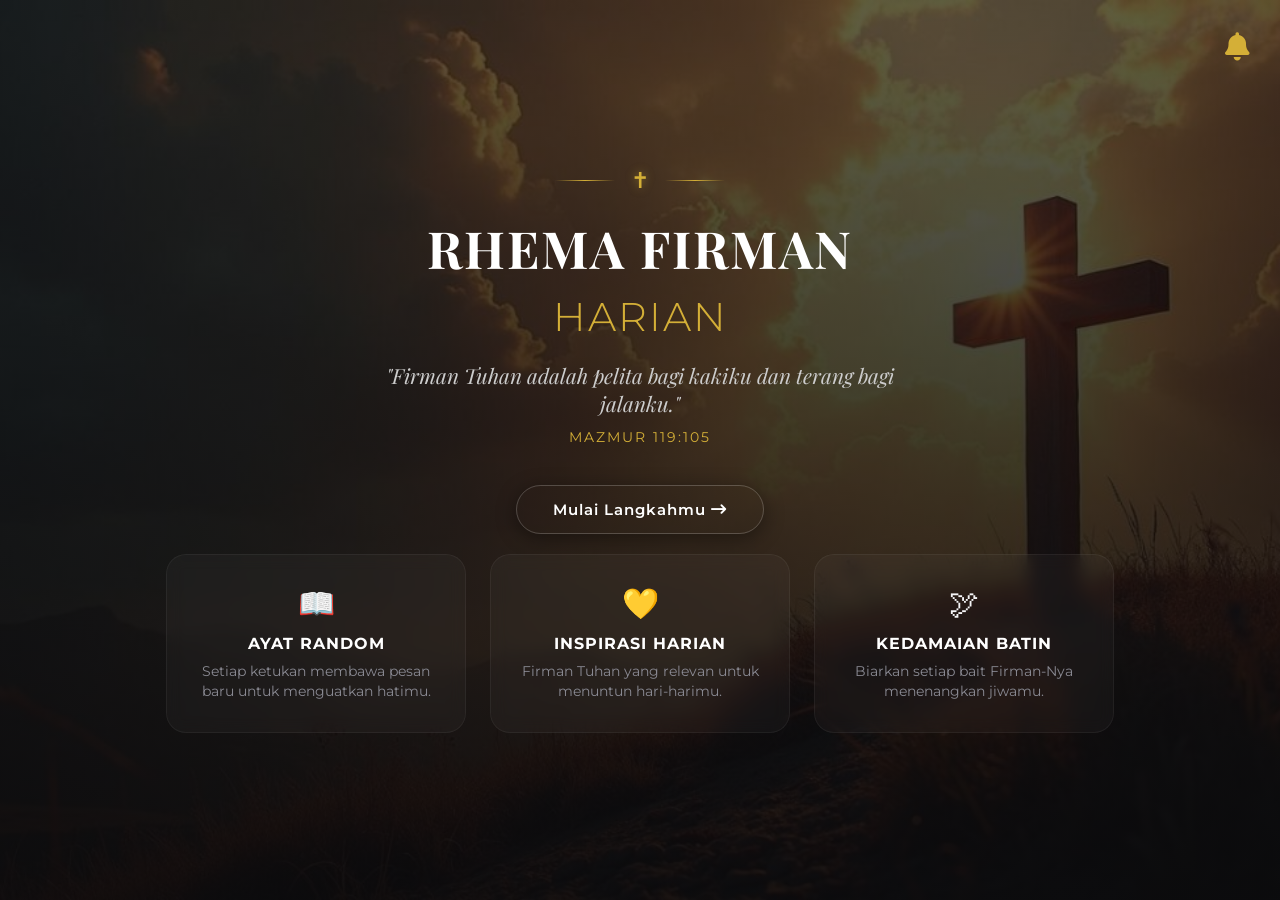
<file: index.html>
<!DOCTYPE html>
<html lang="id">

<head>
    <meta charset="UTF-8">
    <meta name="viewport" content="width=device-width, initial-scale=1.0">
    <title>Ayat Firman Harian</title>
    <link href="https://fonts.googleapis.com/css2?family=Montserrat:wght@300;400;600&family=Playfair+Display:ital,wght@0,600;1,400&display=swap" rel="stylesheet">
    <link rel="stylesheet" href="https://cdnjs.cloudflare.com/ajax/libs/font-awesome/6.4.0/css/all.min.css">
    <style>
        * { margin: 0; padding: 0; box-sizing: border-box; }
        body { font-family: 'Montserrat', sans-serif; background: #0a0a0c; color: #f5f5f7; overflow-x: hidden; }
        .hero { 
            background: url('bg.jpg.jpg') no-repeat center center/cover fixed; 
            min-height: 100vh; 
            display: flex; 
            justify-content: center; 
            align-items: center; 
        }
        .overlay { 
            background: linear-gradient(to bottom, rgba(10, 10, 12, 0.65), rgba(10, 10, 12, 0.92)); 
            width: 100%; min-height: 100vh; display: flex; flex-direction: column; 
            justify-content: center; align-items: center; padding: 80px 24px; text-align: center;
        }
        .animate-fade-in { animation: fadeInUp 1s cubic-bezier(0.21, 0.6, 0.35, 1) forwards; }
        @keyframes fadeInUp {
            from { opacity: 0; transform: translateY(25px); }
            to { opacity: 1; transform: translateY(0); }
        }
        .top-icon-modern { display: flex; align-items: center; gap: 16px; margin-bottom: 24px; }
        .top-icon-modern .gold-line { width: 60px; height: 1px; background: linear-gradient(90deg, transparent, #d4af37, transparent); }
        .top-icon-modern .icon-cross { font-size: 22px; color: #d4af37; text-shadow: 0 0 10px rgba(212, 175, 55, 0.5); }
        .premium-title { font-family: 'Playfair Display', serif; font-size: 3.2rem; color: #ffffff; letter-spacing: 2px; line-height: 1.2; margin-bottom: 20px; }
        .premium-title .light-text { font-weight: 300; font-family: 'Montserrat', sans-serif; font-size: 2.5rem; color: #d4af37; }
        .breathing-title { animation: breathe 4s ease-in-out infinite alternate; }
        @keyframes breathe {
            0% { text-shadow: 0 0 10px rgba(255,255,255,0.1); letter-spacing: 2px; }
            100% { text-shadow: 0 0 25px rgba(212, 175, 55, 0.35); letter-spacing: 3px; }
        }
        .ayat-modern { font-family: 'Playfair Display', serif; font-style: italic; font-size: 1.3rem; color: #cccccc; max-width: 550px; margin-bottom: 12px; }
        .mazmur-modern { font-size: 0.85rem; text-transform: uppercase; letter-spacing: 2px; color: #d4af37; margin-bottom: 40px; }
        .btn-premium { 
            display: inline-block; background: transparent; color: #ffffff; text-decoration: none; 
            padding: 14px 36px; font-size: 0.95rem; border-radius: 40px; font-weight: 600; letter-spacing: 1px;
            border: 1px solid rgba(255, 255, 255, 0.2); box-shadow: 0 4px 20px rgba(0,0,0,0.4); transition: all 0.4s cubic-bezier(0.16, 1, 0.3, 1);
        }
        .btn-premium:hover { background: #ffffff; color: #0a0a0c; transform: translateY(-2px); box-shadow: 0 0 20px rgba(214, 175, 55, 0.4); border-color: #d4af37; }
        .btn-top-right-modern { position: fixed; top: 30px; right: 30px; color: #d4af37; font-size: 28px; z-index: 100; animation: swingBell 4s ease-in-out infinite; }
        @keyframes swingBell { 0%, 100% { transform: rotate(0); } 5% { transform: rotate(15deg); } 10% { transform: rotate(-15deg); } 15% { transform: rotate(10deg); } 20% { transform: rotate(-10deg); } 25% { transform: rotate(0); } }
        .fitur-modern { display: flex; justify-content: center; gap: 24px; max-width: 1100px; width: 100%; margin-top: 20px; flex-wrap: wrap; }
        .box-modern { background: rgba(255, 255, 255, 0.03); border: 1px solid rgba(255, 255, 255, 0.05); backdrop-filter: blur(8px); padding: 30px 24px; width: 300px; border-radius: 20px; text-align: center; transition: 0.3s; }
        .box-modern:hover { transform: translateY(-5px); background: rgba(255, 255, 255, 0.06); border-color: rgba(212, 175, 55, 0.3); }
        .box-icon { font-size: 30px; margin-bottom: 12px; }
        .box-modern h3 { font-size: 1rem; letter-spacing: 1px; color: #ffffff; margin-bottom: 8px; }
        .box-modern p { font-size: 0.85rem; color: #8a8a93; line-height: 1.5; }
        @media screen and (max-width: 600px) { .premium-title { font-size: 2.2rem; } .premium-title .light-text { font-size: 1.8rem; } .box-modern { width: 100%; } }
    </style>
</head>

<body>
    <section class="hero">
        <div class="overlay animate-fade-in">
            <a href="pemberitahuan.html" class="btn-top-right-modern" title="Jadwal Komunitas">
                <i class="fa-solid fa-bell"></i>
            </a>
            <div class="top-icon-modern">
                <span class="gold-line"></span>
                <span class="icon-cross">✝</span>
                <span class="gold-line"></span>
            </div>
            <h1 class="premium-title breathing-title">RHEMA FIRMAN<br><span class="light-text">HARIAN</span></h1>
            <p class="ayat-modern">"Firman Tuhan adalah pelita bagi kakiku dan terang bagi jalanku."</p>
            <div class="mazmur-modern">Mazmur 119:105</div>

            <div class="action-buttons-home">
                <a href="mood.html" class="btn-premium">Mulai Langkahmu <i class="fa-solid fa-arrow-right-long"></i></a>
            </div>

            <div class="fitur-modern">
                <div class="box-modern">
                    <div class="box-icon">📖</div>
                    <h3>AYAT RANDOM</h3>
                    <p>Setiap ketukan membawa pesan baru untuk menguatkan hatimu.</p>
                </div>
                <div class="box-modern">
                    <div class="box-icon">💛</div>
                    <h3>INSPIRASI HARIAN</h3>
                    <p>Firman Tuhan yang relevan untuk menuntun hari-harimu.</p>
                </div>
                <div class="box-modern">
                    <div class="box-icon">🕊</div>
                    <h3>KEDAMAIAN BATIN</h3>
                    <p>Biarkan setiap bait Firman-Nya menenangkan jiwamu.</p>
                </div>
            </div>
        </div>
    </section>
</body>

</html>
</file>
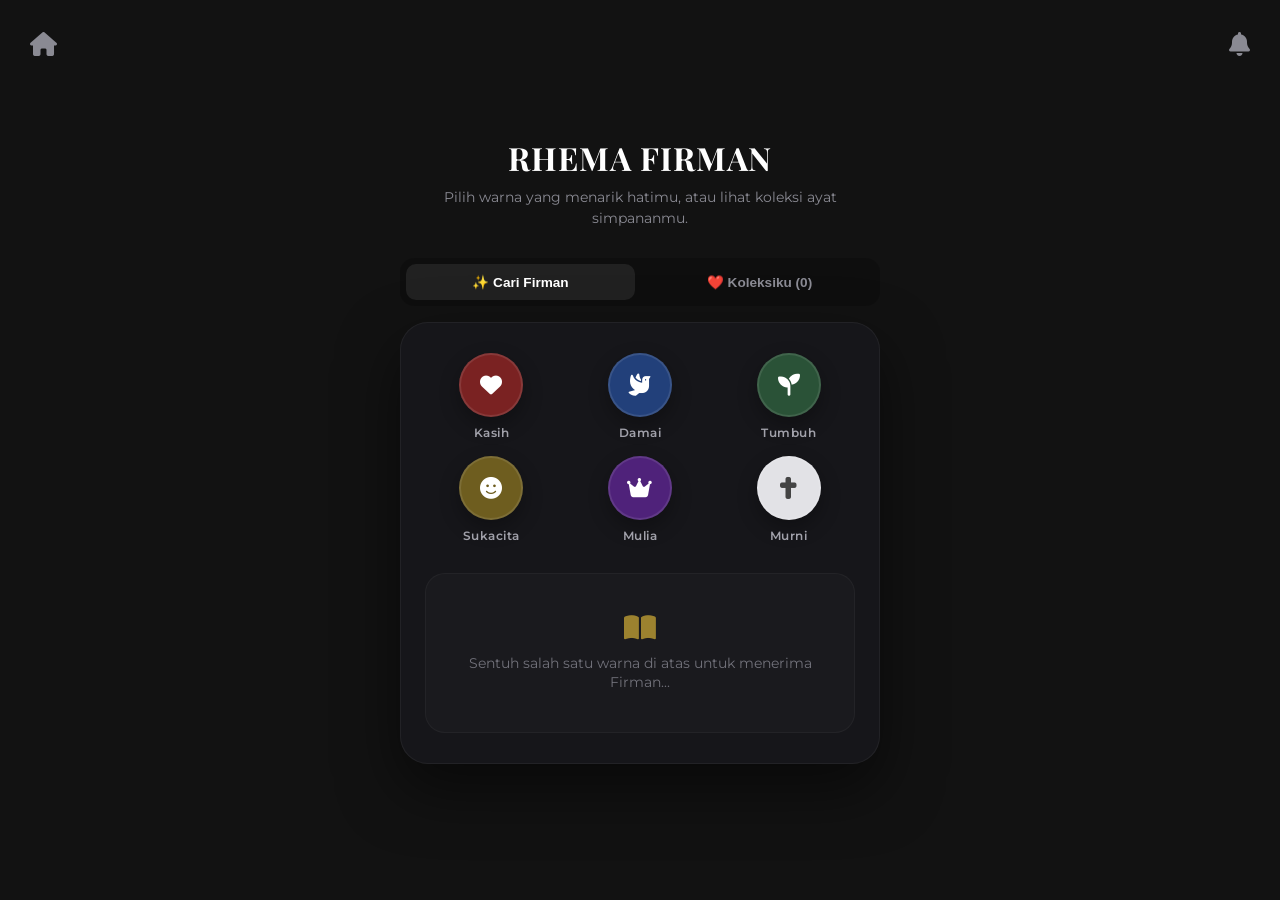
<file: home.html>
<!DOCTYPE html>
<html lang="id">

<head>
    <meta charset="UTF-8">
    <meta name="viewport" content="width=device-width, initial-scale=1.0">
    <title>Ayat Firman Harian</title>
    <link href="https://fonts.googleapis.com/css2?family=Montserrat:wght@300;400;600&family=Playfair+Display:ital,wght@0,600;1,400&display=swap" rel="stylesheet">
    <link rel="stylesheet" href="https://cdnjs.cloudflare.com/ajax/libs/font-awesome/6.4.0/css/all.min.css">
    <style>
        * { margin: 0; padding: 0; box-sizing: border-box; }
        body { font-family: 'Montserrat', sans-serif; background-color: #121212; min-height: 100vh; display: flex; justify-content: center; align-items: center; padding: 24px; transition: background-color 0.8s ease; }
        .container { width: 100%; max-width: 480px; }
        .header-section-modern h1 { font-family: 'Playfair Display', serif; font-size: 2rem; color: #ffffff; margin-bottom: 8px; letter-spacing: 1px; text-align: center; }
        .header-section-modern .subtitle-modern { color: #8a8a93; font-size: 0.9rem; margin-bottom: 30px; line-height: 1.4; text-align: center; }
        .main-card-modern { background: rgba(24, 24, 28, 0.95); border: 1px solid rgba(255,255,255,0.05); border-radius: 28px; padding: 30px 24px; box-shadow: 0 25px 60px rgba(0, 0, 0, 0.5); transition: box-shadow 0.8s ease, border-color 0.8s ease; }
        .warna-wrapper-modern { display: grid; grid-template-columns: repeat(3, 1fr); gap: 16px; margin-bottom: 30px; }
        .warna-item-modern { cursor: pointer; display: flex; flex-direction: column; align-items: center; transition: 0.3s; }
        .warna-item-modern:hover { transform: translateY(-4px); }
        .lingkaran { width: 64px; height: 64px; border-radius: 50%; display: flex; justify-content: center; align-items: center; font-size: 22px; color: #fff; margin-bottom: 8px; border: 2px solid rgba(255,255,255,0.1); box-shadow: 0 8px 20px rgba(0,0,0,0.3); }
        .bg-merah-premium { background: #7a2222; }
        .bg-biru-premium { background: #22407a; }
        .bg-hijau-premium { background: #2a5237; }
        .bg-kuning-premium { background: #6e5d1f; }
        .bg-ungu-premium { background: #4f227a; }
        .bg-putih-premium { background: #e2e2e6; color: #444; }
        .teks-judul-modern { font-size: 0.75rem; color: #a1a1aa; font-weight: 600; letter-spacing: 0.5px; }
        .box-ayat-modern { background: rgba(255,255,255,0.02); border: 1px solid rgba(255,255,255,0.04); border-radius: 20px; padding: 30px 20px; min-height: 160px; display: flex; flex-direction: column; justify-content: center; text-align: center; transition: opacity 0.4s ease, transform 0.4s cubic-bezier(0.175, 0.885, 0.32, 1.275); }
        .ornament-book-modern { font-size: 28px; color: #d4af37; margin-bottom: 12px; opacity: 0.7; }
        .teks-kosong-modern { font-size: 0.85rem; color: #71717a; line-height: 1.4; text-align: center; }
        #judulAyat { font-size: 1.1rem; letter-spacing: 2px; color: #d4af37; margin-bottom: 12px; }
        .bookmark-container { display: flex; justify-content: space-between; align-items: center; margin-bottom: 12px; }
        .btn-bookmark { background: transparent; border: none; font-size: 22px; color: #8a8a93; cursor: pointer; transition: transform 0.2s ease; padding: 4px; }
        .btn-bookmark:hover { transform: scale(1.2); }
        .quote-mark-modern { font-family: 'Playfair Display', serif; font-size: 2.5rem; color: rgba(255,255,255,0.1); line-height: 0; margin-bottom: -10px; }
        #teksAyat { font-family: 'Playfair Display', serif; font-style: italic; font-size: 1.15rem; color: #e4e4e7; line-height: 1.6; }
        .action-buttons-modern { display: flex; gap: 10px; margin-top: 24px; }
        .btn-action-premium { flex: 1; padding: 12px; border-radius: 20px; border: none; font-weight: 600; font-size: 0.85rem; cursor: pointer; transition: 0.2s; letter-spacing: 0.5px; text-align: center; }
        .btn-action-premium.primary { background: #ffffff; color: #121212; }
        .btn-action-premium.primary:hover { background: #d4af37; }
        .btn-action-premium.secondary { background: transparent; color: #ef4444; border: 1px solid rgba(239, 68, 68, 0.2); }
        .btn-action-premium.secondary:hover { background: rgba(239, 68, 68, 0.1); }
        .tab-navigation { display: flex; gap: 10px; margin-bottom: 16px; background: rgba(0,0,0,0.2); padding: 6px; border-radius: 14px; }
        .tab-btn { flex: 1; padding: 10px; border: none; border-radius: 10px; background: transparent; color: #8a8a93; font-weight: 600; font-size: 0.85rem; cursor: pointer; transition: 0.3s; }
        .tab-btn.active { background: rgba(255,255,255,0.08); color: #ffffff; }
        .fav-list-container { max-height: 350px; overflow-y: auto; display: flex; flex-direction: column; gap: 12px; padding-right: 4px; }
        .fav-item { background: rgba(255,255,255,0.02); border: 1px solid rgba(255,255,255,0.04); padding: 16px; border-radius: 14px; text-align: left; display: flex; justify-content: space-between; align-items: center; gap: 12px; }
        .fav-item h5 { font-size: 0.9rem; color: #d4af37; margin-bottom: 4px; letter-spacing: 0.5px; }
        .fav-item p { font-family: 'Playfair Display', serif; font-style: italic; font-size: 0.95rem; color: #d4d4d8; line-height: 1.4; }
        .btn-del-fav { background: transparent; border: none; color: #ef4444; opacity: 0.6; cursor: pointer; transition: 0.2s; font-size: 14px; }
        .btn-del-fav:hover { opacity: 1; transform: scale(1.1); }
        .btn-back-home { position: fixed; top: 30px; left: 30px; color: #8a8a93; font-size: 24px; transition: 0.3s; }
        .btn-back-home:hover { color: #fff; }
        .btn-top-right-modern { position: fixed; top: 30px; right: 30px; color: #8a8a93; font-size: 24px; transition: 0.3s; }
        .btn-top-right-modern:hover { color: #d4af37; }
        .animate-fade-in { animation: fadeInUp 0.8s ease-out; }
        @media screen and (max-width: 600px) { .warna-wrapper-modern { gap: 10px; } .lingkaran { width: 56px; height: 56px; font-size: 18px; } .action-buttons-modern { flex-direction: column; } }
    </style>
</head>

<body id="dynamicBody">

    <a href="index.html" class="btn-back-home" title="Kembali ke Utama"><i class="fa-solid fa-house"></i></a>
    <a href="pemberitahuan.html" class="btn-top-right-modern" title="Jadwal Komunitas"><i class="fa-solid fa-bell"></i></a>

    <div class="container animate-fade-in">
        <div class="header-section-modern">
            <h1>RHEMA FIRMAN</h1>
            <p class="subtitle-modern">Pilih warna yang menarik hatimu, atau lihat koleksi ayat simpananmu.</p>
        </div>

        <div class="tab-navigation">
            <button id="tabUtama" class="tab-btn active" onclick="gantiTab('utama')">✨ Cari Firman</button>
            <button id="tabFavorit" class="tab-btn" onclick="gantiTab('favorit')">❤️ Koleksiku (<span id="favCount">0</span>)</button>
        </div>

        <div class="main-card-modern" id="panelUtama">
            <div class="warna-wrapper-modern">
                <div class="warna-item-modern" onclick="ambilAyat('merah', '#4a1515', 'rgba(219, 68, 55, 0.2)')">
                    <div class="lingkaran bg-merah-premium"><i class="fas fa-heart"></i></div>
                    <div class="teks-judul-modern">Kasih</div>
                </div>
                <div class="warna-item-modern" onclick="ambilAyat('biru', '#152b4a', 'rgba(66, 133, 244, 0.2)')">
                    <div class="lingkaran bg-biru-premium"><i class="fas fa-dove"></i></div>
                    <div class="teks-judul-modern">Damai</div>
                </div>
                <div class="warna-item-modern" onclick="ambilAyat('hijau', '#1c3a27', 'rgba(104, 159, 56, 0.2)')">
                    <div class="lingkaran bg-hijau-premium"><i class="fas fa-seedling"></i></div>
                    <div class="teks-judul-modern">Tumbuh</div>
                </div>
                <div class="warna-item-modern" onclick="ambilAyat('kuning', '#4a3f15', 'rgba(244, 180, 0, 0.15)')">
                    <div class="lingkaran bg-kuning-premium"><i class="fas fa-smile"></i></div>
                    <div class="teks-judul-modern">Sukacita</div>
                </div>
                <div class="warna-item-modern" onclick="ambilAyat('ungu', '#33154a', 'rgba(142, 36, 170, 0.2)')">
                    <div class="lingkaran bg-ungu-premium"><i class="fas fa-crown"></i></div>
                    <div class="teks-judul-modern">Mulia</div>
                </div>
                <div class="warna-item-modern" onclick="ambilAyat('putih', '#2b2b2b', 'rgba(255, 255, 255, 0.1)')">
                    <div class="lingkaran bg-putih-premium"><i class="fas fa-cross"></i></div>
                    <div class="teks-judul-modern">Murni</div>
                </div>
            </div>

            <div class="box-ayat-modern" id="boxAyat">
                <div id="tampilanKosong">
                    <i class="fas fa-book-open ornament-book-modern"></i>
                    <p class="teks-kosong-modern">Sentuh salah satu warna di atas untuk menerima Firman...</p>
                </div>

                <div id="tampilanIsi" style="display: none;">
                    <div class="bookmark-container">
                        <h2 id="judulAyat">YOHANES 3:16</h2>
                        <button onclick="toggleBookmark()" class="btn-bookmark" id="btnBookmark" title="Simpan Ayat">
                            <i class="far fa-heart"></i>
                        </button>
                    </div>
                    <div class="quote-mark-modern">“</div>
                    <p id="teksAyat">Karena begitu besar kasih Allah akan dunia ini...</p>

                    <div class="action-buttons-modern">
                        <button onclick="ambilAyatLagi()" class="btn-action-premium primary"><i class="fas fa-sync-alt"></i> Ayat Lain</button>
                        <button onclick="bagikanAyat()" class="btn-action-premium primary" style="background: #25D366; color: white;"><i class="fab fa-whatsapp"></i> Bagikan</button>
                        <button onclick="hapusAyat()" class="btn-action-premium secondary"><i class="fas fa-trash"></i> Bersihkan</button>
                    </div>
                </div>
            </div>
        </div>

        <div class="main-card-modern" id="panelFavorit" style="display: none;">
            <div id="daftarFavoritKosong" class="teks-kosong-modern" style="padding: 40px 0;">
                <i class="fas fa-heart-broken" style="font-size: 30px; margin-bottom: 10px; opacity: 0.5;"></i>
                <p>Belum ada ayat yang kamu simpan. Sentuh ikon hati pada ayat yang kamu sukai!</p>
            </div>
            <div id="listAyatFavorit" class="fav-list-container"></div>
        </div>
    </div>

    <script>
        const databaseAyat = {
            "merah": [
                "YOHANES 3:16 - Karena begitu besar kasih Allah akan dunia ini, sehingga Ia telah mengaruniakan Anak-Nya yang tunggal.",
                "1 KORINTUS 13:4 - Kasih itu sabar; kasih itu murah hati; ia tidak cemburu. Ia tidak memegahkan diri dan tidak sombong."
            ],
            "biru": [
                "YOHANES 14:27 - Damai sejahtera Kutinggalkan bagimu. Damai sejahtera-Ku Kuberikan kepadamu.",
                "FILIPI 4:7 - Damai sejahtera Allah, yang melampaui segala akal, akan memelihara hati dan pikiranmu dalam Kristus Yesus."
            ],
            "hijau": [
                "MAZMUR 92:13 - Orang benar akan bertunas seperti pohon korma, akan tumbuh subur seperti pohon aras di Libanon.",
                "2 PETRUS 3:18 - Tetapi bertumbuhlah dalam kasih karunia dan dalam pengenalan akan Tuhan dan Juruselamat kita, Yesus Kristus."
            ],
            "kuning": [
                "MAZMUR 16:11 - Engkau memberitahukan kepadaku jalan kehidupan; di hadapan-Mu ada sukacita berlimpah-limpah.",
                "NEHEMIA 8:11 - Jangan bersusah hati, sebab sukacita karena TUHAN itulah perlindunganmu!"
            ],
            "ungu": [
                "YESAYA 60:1 - Bangkitlah, menjadi teranglah, sebab terangmu datang, dan kemuliaan TUHAN terbit atasmu.",
                "MAZMUR 8:6 - Namun Engkau telah membuatnya hampir sama seperti Allah, dan telah memahkotainya dengan kemuliaan dan hormat."
            ],
            "putih": [
                "1 YOHANES 1:9 - Jika kita mengaku dosa kita, maka Ia adalah setia dan adil, sehingga Ia akan mengampuni segala dosa kita.",
                "YESAYA 1:18 - Sekalipun dosamu merah seperti kirmizi, akan menjadi putih seperti salju."
            ]
        };

        let warnaAktif = ""; let ayatAktifTeksFull = "";

        window.onload = function() {
            updateBadgeFavorit();
            const autoWarna = sessionStorage.getItem('autoWarna');
            if (autoWarna) {
                sessionStorage.removeItem('autoWarna');
                const warnaConfig = {
                    'merah': { bg: '#4a1515', glow: 'rgba(219, 68, 55, 0.2)' },
                    'biru': { bg: '#152b4a', glow: 'rgba(66, 133, 244, 0.2)' },
                    'hijau': { bg: '#1c3a27', glow: 'rgba(104, 159, 56, 0.2)' },
                    'kuning': { bg: '#4a3f15', glow: 'rgba(244, 180, 0, 0.15)' },
                    'ungu': { bg: '#33154a', glow: 'rgba(142, 36, 170, 0.2)' },
                    'putih': { bg: '#2b2b2b', glow: 'rgba(255, 255, 255, 0.1)' }
                };
                if(warnaConfig[autoWarna]) { ambilAyat(autoWarna, warnaConfig[autoWarna].bg, warnaConfig[autoWarna].glow); }
            }
        };

        function ambilAyat(warna, hexColor, glowColor) {
            warnaAktif = warna;
            document.getElementById("dynamicBody").style.backgroundColor = hexColor;
            document.getElementById("panelUtama").style.boxShadow = `0 30px 70px ${glowColor}, 0 10px 30px rgba(0,0,0,0.5)`;
            document.getElementById("panelUtama").style.borderColor = glowColor;
            prosesAmbilAyat();
        }

        function ambilAyatLagi() { if (warnaAktif !== "") { prosesAmbilAyat(); } }

        function prosesAmbilAyat() {
            const box = document.getElementById("boxAyat");
            const tampilanKosong = document.getElementById("tampilanKosong");
            const tampilanIsi = document.getElementById("tampilanIsi");
            const judulAyat = document.getElementById("judulAyat");
            const teksAyat = document.getElementById("teksAyat");
            box.style.opacity = 0; box.style.transform = "scale(0.98) translateY(10px)";
            setTimeout(() => {
                const daftarAyat = databaseAyat[warnaAktif];
                if (daftarAyat && daftarAyat.length > 0) {
                    const ayatAcak = daftarAyat[Math.floor(Math.random() * daftarAyat.length)];
                    ayatAktifTeksFull = ayatAcak;
                    let parts = ayatAcak.split(' - ');
                    judulAyat.innerText = parts[0].toUpperCase();
                    teksAyat.innerText = parts.slice(1).join(' - ');
                    let favorites = JSON.parse(localStorage.getItem('ayatFavorites')) || [];
                    const icon = document.getElementById("btnBookmark").querySelector("i");
                    if (favorites.includes(ayatAktifTeksFull)) { icon.className = "fas fa-heart"; icon.style.color = "#ef4444"; } 
                    else { icon.className = "far fa-heart"; icon.style.color = "#8a8a93"; }
                    tampilanKosong.style.display = "none"; tampilanIsi.style.display = "block";
                }
                box.style.opacity = 1; box.style.transform = "scale(1) translateY(0)";
            }, 350);
        }

        function toggleBookmark() {
            let favorites = JSON.parse(localStorage.getItem('ayatFavorites')) || [];
            const icon = document.getElementById("btnBookmark").querySelector("i");
            if (favorites.includes(ayatAktifTeksFull)) { favorites = favorites.filter(item => item !== ayatAktifTeksFull); icon.className = "far fa-heart"; icon.style.color = "#8a8a93"; } 
            else { favorites.push(ayatAktifTeksFull); icon.className = "fas fa-heart"; icon.style.color = "#ef4444"; }
            localStorage.setItem('ayatFavorites', JSON.stringify(favorites)); updateBadgeFavorit(); tampilkanListFavorit();
        }

        function updateBadgeFavorit() { let favorites = JSON.parse(localStorage.getItem('ayatFavorites')) || []; document.getElementById("favCount").innerText = favorites.length; }

        function tampilkanListFavorit() {
            let favorites = JSON.parse(localStorage.getItem('ayatFavorites')) || [];
            const containerKosong = document.getElementById("daftarFavoritKosong");
            const listContainer = document.getElementById("listAyatFavorit");
            listContainer.innerHTML = "";
            if (favorites.length === 0) { containerKosong.style.display = "block"; } 
            else {
                containerKosong.style.display = "none";
                favorites.forEach((ayat, index) => {
                    let parts = ayat.split(' - ');
                    listContainer.innerHTML += `<div class="fav-item"><div><h5>${parts[0]}</h5><p>"${parts.slice(1).join(' - ')}"</p></div><button onclick="hapusFavoritSpesifik(${index})" class="btn-del-fav"><i class="fas fa-trash"></i></button></div>`;
                });
            }
        }

        function hapusFavoritSpesifik(index) {
            let favorites = JSON.parse(localStorage.getItem('ayatFavorites')) || []; favorites.splice(index, 1);
            localStorage.setItem('ayatFavorites', JSON.stringify(favorites)); updateBadgeFavorit(); tampilkanListFavorit();
            if(warnaAktif !== "") prosesAmbilAyat();
        }

        function bagikanAyat() {
            if (ayatAktifTeksFull === "") return;
            const teksPesan = encodeURIComponent(`*Rhema Firman Hari Ini* ✨\n\n${ayatAktifTeksFull}`);
            window.open(`https://api.whatsapp.com/send?text=${teksPesan}`, '_blank');
        }

        function gantiTab(target) {
            if (target === 'utama') { document.getElementById("panelUtama").style.display = "block"; document.getElementById("panelFavorit").style.display = "none"; document.getElementById("tabUtama").classList.add("active"); document.getElementById("tabFavorit").classList.remove("active"); } 
            else { document.getElementById("panelUtama").style.display = "none"; document.getElementById("panelFavorit").style.display = "block"; document.getElementById("tabUtama").classList.remove("active"); document.getElementById("tabFavorit").classList.add("active"); tampilkanListFavorit(); }
        }

        function hapusAyat() {
            const box = document.getElementById("boxAyat"); box.style.opacity = 0;
            setTimeout(() => {
                document.getElementById("tampilanIsi").style.display = "none"; document.getElementById("tampilanKosong").style.display = "block";
                document.getElementById("dynamicBody").style.backgroundColor = "#121212"; document.getElementById("panelUtama").style.boxShadow = "0 25px 60px rgba(0, 0, 0, 0.5)"; document.getElementById("panelUtama").style.borderColor = "rgba(255,255,255,0.05)";
                warnaAktif = ""; ayatAktifTeksFull = ""; box.style.opacity = 1;
            }, 350);
        }
    </script>
</body>
</html>
</file>
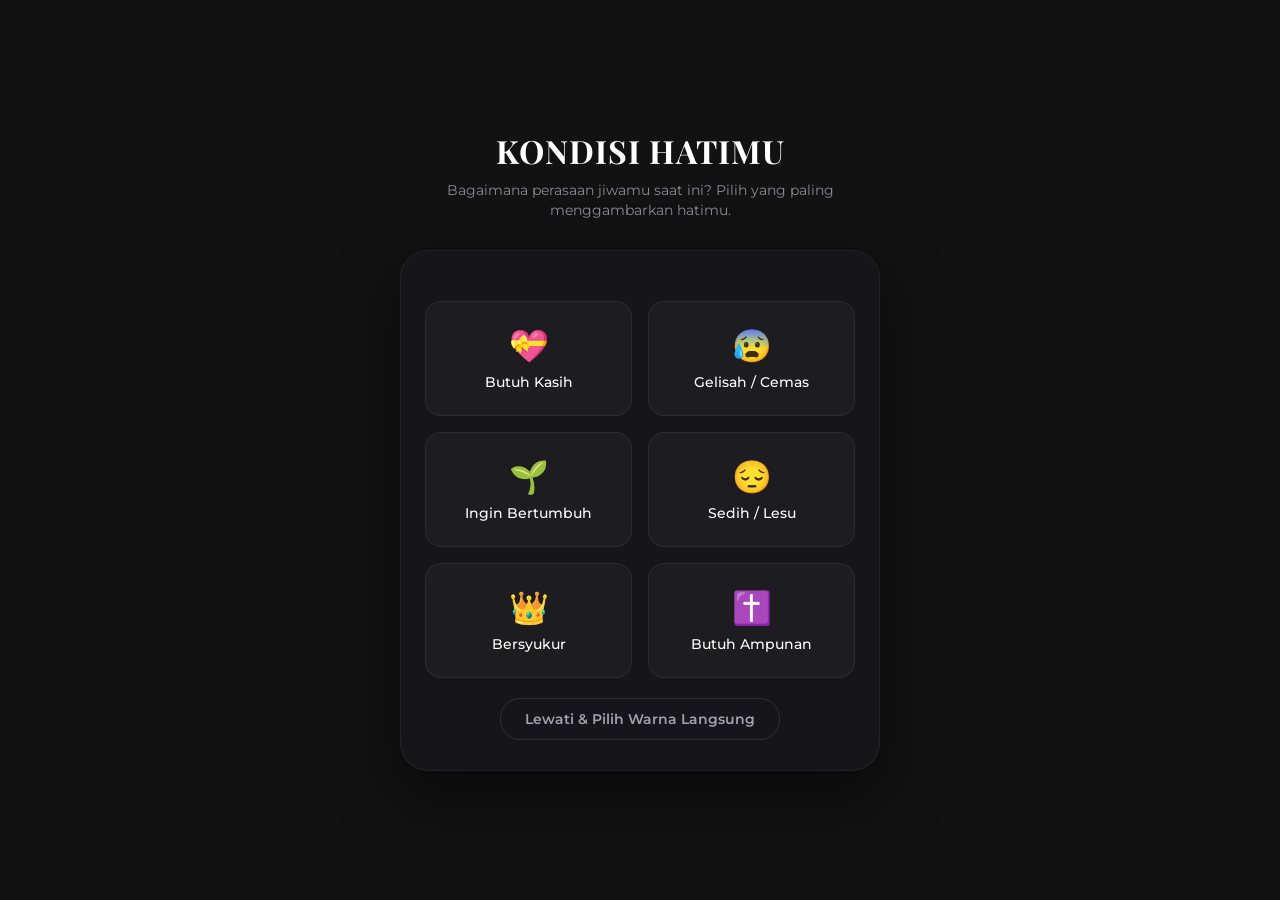
<file: mood.html>
<!DOCTYPE html>
<html lang="id">

<head>
    <meta charset="UTF-8">
    <meta name="viewport" content="width=device-width, initial-scale=1.0">
    <title>Mood Check-In - Ayat Firman</title>
    <link href="https://fonts.googleapis.com/css2?family=Montserrat:wght@300;400;600&family=Playfair+Display:ital,wght@0,600;1,400&display=swap" rel="stylesheet">
    <link rel="stylesheet" href="https://cdnjs.cloudflare.com/ajax/libs/font-awesome/6.4.0/css/all.min.css">
    <style>
        * { margin: 0; padding: 0; box-sizing: border-box; }
        body { font-family: 'Montserrat', sans-serif; background-color: #121212; min-height: 100vh; display: flex; justify-content: center; align-items: center; padding: 24px; color: #fff; }
        .container { width: 100%; max-width: 480px; text-align: center; }
        .header-section-modern h1 { font-family: 'Playfair Display', serif; font-size: 2rem; color: #ffffff; margin-bottom: 8px; letter-spacing: 1px; }
        .header-section-modern .subtitle-modern { color: #8a8a93; font-size: 0.9rem; margin-bottom: 30px; line-height: 1.4; }
        .main-card-modern { background: rgba(24, 24, 28, 0.95); border: 1px solid rgba(255,255,255,0.05); border-radius: 28px; padding: 30px 24px; box-shadow: 0 25px 60px rgba(0, 0, 0, 0.5); }
        .mood-grid { display: grid; grid-template-columns: repeat(2, 1fr); gap: 16px; margin: 20px 0; }
        .mood-item { background: rgba(255,255,255,0.03); border: 1px solid rgba(255,255,255,0.06); padding: 24px 16px; border-radius: 16px; cursor: pointer; transition: 0.3s; }
        .mood-item:hover { transform: translateY(-4px); background: rgba(255,255,255,0.08); border-color: rgba(212, 175, 55, 0.3); }
        .mood-emoji { font-size: 32px; display: block; margin-bottom: 8px; }
        
        /* WARNA TEKS SUDAH DIPERBAIKI DI SINI */
        .mood-item h4 { font-size: 0.9rem; color: #ffffff; font-weight: 500; }
        
        .btn-action-premium.secondary { display: inline-block; background: transparent; color: #a1a1aa; border: 1px solid rgba(255,255,255,0.1); padding: 12px 24px; border-radius: 20px; text-decoration: none; font-size: 0.85rem; font-weight: 600; transition: 0.2s; }
        .btn-action-premium.secondary:hover { color: #fff; border-color: #fff; }
        .animate-fade-in { animation: fadeInUp 0.8s ease-out; }
        @keyframes fadeInUp { from { opacity: 0; transform: translateY(15px); } to { opacity: 1; transform: translateY(0); } }
    </style>
</head>

<body>
    <div class="container animate-fade-in">
        <div class="header-section-modern">
            <h1>KONDISI HATIMU</h1>
            <p class="subtitle-modern">Bagaimana perasaan jiwamu saat ini? Pilih yang paling menggambarkan hatimu.</p>
        </div>

        <div class="main-card-modern">
            <div class="mood-grid">
                <div class="mood-item" onclick="pilihMood('merah')">
                    <span class="mood-emoji">💝</span>
                    <h4>Butuh Kasih</h4>
                </div>
                <div class="mood-item" onclick="pilihMood('biru')">
                    <span class="mood-emoji">😰</span>
                    <h4>Gelisah / Cemas</h4>
                </div>
                <div class="mood-item" onclick="pilihMood('hijau')">
                    <span class="mood-emoji">🌱</span>
                    <h4>Ingin Bertumbuh</h4>
                </div>
                <div class="mood-item" onclick="pilihMood('kuning')">
                    <span class="mood-emoji">😔</span>
                    <h4>Sedih / Lesu</h4>
                </div>
                <div class="mood-item" onclick="pilihMood('ungu')">
                    <span class="mood-emoji">👑</span>
                    <h4>Bersyukur</h4>
                </div>
                <div class="mood-item" onclick="pilihMood('putih')">
                    <span class="mood-emoji">✝️</span>
                    <h4>Butuh Ampunan</h4>
                </div>
            </div>
            <div style="margin-top: 20px;">
                <a href="home.html" class="btn-action-premium secondary">Lewati & Pilih Warna Langsung</a>
            </div>
        </div>
    </div>

    <script>
        function pilihMood(warnaTujuan) {
            sessionStorage.setItem('autoWarna', warnaTujuan);
            window.location.href = 'home.html';
        }
    </script>
</body>
</html>
</file>
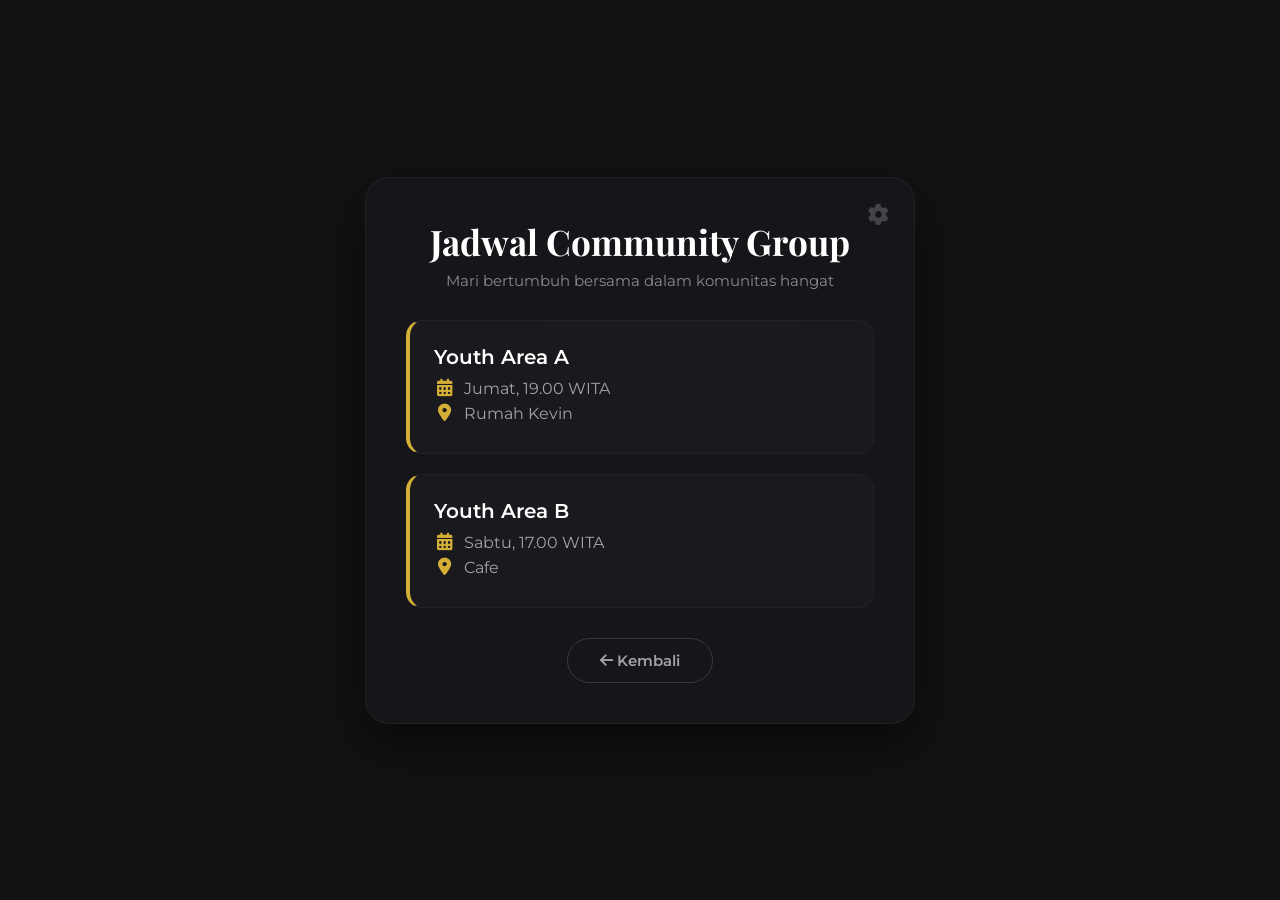
<file: pemberitahuan.html>
<!DOCTYPE html>
<html lang="id">

<head>
    <meta charset="UTF-8">
    <meta name="viewport" content="width=device-width, initial-scale=1.0">
    <title>Jadwal Community Group</title>
    <link href="https://fonts.googleapis.com/css2?family=Montserrat:wght@300;400;600&family=Playfair+Display:ital,wght@0,600;1,400&display=swap" rel="stylesheet">
    <link rel="stylesheet" href="https://cdnjs.cloudflare.com/ajax/libs/font-awesome/6.4.0/css/all.min.css">
    <style>
        * { margin: 0; padding: 0; box-sizing: border-box; }
        body { font-family: 'Montserrat', sans-serif; background-color: #121212; min-height: 100vh; display: flex; justify-content: center; align-items: center; padding: 24px; color: #fff; }
        .container { width: 100%; max-width: 550px; position: relative; }
        
        .info-container-modern { background: rgba(24, 24, 28, 0.95); border: 1px solid rgba(255,255,255,0.05); backdrop-filter: blur(16px); padding: 40px; border-radius: 24px; text-align: center; box-shadow: 0 20px 50px rgba(0,0,0,0.5); position: relative; }
        .info-container-modern h2 { font-family: 'Playfair Display', serif; font-size: 2.2rem; color: #ffffff; margin-bottom: 6px; }
        .info-subtitle-modern { color: #8a8a93; font-size: 0.95rem; margin-bottom: 30px; }
        .cg-list-modern { display: flex; flex-direction: column; gap: 20px; margin-bottom: 30px; }
        
        /* Tombol Setting Gerigi di Pojok Kanan Atas Kartu */
        .btn-setting-admin { position: absolute; top: 25px; right: 25px; background: transparent; border: none; color: rgba(255, 255, 255, 0.2); font-size: 1.3rem; cursor: pointer; transition: 0.3s; }
        .btn-setting-admin:hover { color: #d4af37; transform: rotate(45deg); }
        
        /* Gaya Kartu CG */
        .cg-item-modern { background: rgba(255,255,255,0.02); border: 1px solid rgba(255,255,255,0.04); border-left: 4px solid #d4af37; padding: 24px; border-radius: 16px; text-align: left; transition: 0.3s; }
        .cg-item-modern h4 { color: #ffffff; font-size: 1.25rem; margin-bottom: 10px; font-weight: 600; }
        .cg-item-modern p { color: #a1a1aa; font-size: 1rem; margin-bottom: 6px; display: flex; align-items: center; gap: 10px; }
        .cg-item-modern i { color: #d4af37; width: 20px; text-align: center; font-size: 1.1rem; }
        
        /* Form Input Saat Mode Edit Admin */
        .edit-input { width: 100%; background: rgba(255,255,255,0.05); border: 1px solid rgba(255,255,255,0.1); padding: 8px 12px; border-radius: 8px; color: #fff; font-family: 'Montserrat', sans-serif; margin-bottom: 8px; font-size: 0.95rem; }
        .edit-input:focus { border-color: #d4af37; outline: none; }
        
        /* Tombol Navigasi */
        .btn-back-modern { display: inline-block; color: #a1a1aa; text-decoration: none; font-size: 0.95rem; font-weight: 600; padding: 12px 32px; border-radius: 25px; border: 1px solid rgba(255,255,255,0.15); transition: 0.3s; background: transparent; cursor: pointer; }
        .btn-back-modern:hover { color: #fff; border-color: #fff; background: rgba(255,255,255,0.05); }

        /* Modal Popup Password Modern (Overlay) */
        .modal-overlay { display: none; position: fixed; top: 0; left: 0; width: 100%; height: 100%; background: rgba(0, 0, 0, 0.7); backdrop-filter: blur(5px); justify-content: center; align-items: center; z-index: 999; }
        .modal-box { background: #1a1a1e; border: 1px solid rgba(255,255,255,0.1); padding: 30px; border-radius: 20px; width: 90%; max-width: 350px; text-align: center; box-shadow: 0 15px 40px rgba(0,0,0,0.5); }
        .modal-box h3 { font-size: 1.1rem; margin-bottom: 15px; font-weight: 600; letter-spacing: 0.5px; }
        .btn-modal { background: #d4af37; color: #121212; border: none; padding: 10px 24px; border-radius: 15px; font-weight: 600; font-size: 0.85rem; cursor: pointer; transition: 0.2s; margin-top: 5px; }
        .btn-modal:hover { background: #ffffff; }
        .btn-modal-close { background: transparent; border: none; color: #8a8a93; font-size: 0.85rem; cursor: pointer; margin-top: 12px; display: block; margin-left: auto; margin-right: auto; }
        .btn-modal-close:hover { color: #ef4444; }
        
        .animate-fade-in { animation: fadeInUp 0.8s ease-out; }
        @keyframes fadeInUp { from { opacity: 0; transform: translateY(15px); } to { opacity: 1; transform: translateY(0); } }
    </style>
</head>

<body>
    <div class="container animate-fade-in">
        <div class="info-container-modern">
            <!-- TOMBOL GERIGI SETTING -->
            <button class="btn-setting-admin" onclick="bukaModalPassword()" title="Pengaturan Admin">
                <i class="fa-solid fa-gear"></i>
            </button>

            <h2>Jadwal Community Group</h2>
            <p class="info-subtitle-modern">Mari bertumbuh bersama dalam komunitas hangat</p>

            <!-- CONTAINER LIST JADWAL -->
            <div class="cg-list-modern" id="cgListContainer">
                <!-- Di-render oleh JavaScript -->
            </div>

            <!-- TOMBOL NAVIGASI -->
            <div id="navigationArea">
                <a href="index.html" class="btn-back-modern"><i class="fa-solid fa-arrow-left"></i> Kembali</a>
            </div>
        </div>
    </div>

    <!-- MODAL POPUP UNTUK INPUT PASSWORD -->
    <div class="modal-overlay" id="passwordModal">
        <div class="modal-box">
            <h3>Akses Kontrol Admin</h3>
            <input type="password" id="adminPassword" class="edit-input" style="text-align: center;" placeholder="Masukkan Password">
            <button class="btn-modal" onclick="verifikasiPasswordAdmin()">Masuk Mode Edit</button>
            <button class="btn-modal-close" onclick="tutupModalPassword()">Batalkan</button>
        </div>
    </div>

    <script>
        // Data default jika browser belum menyimpan perubahan apa pun
        const defaultJadwal = [
            { id: 1, area: "Youth Area A", hariJam: "Jumat, 19.00 WITA", lokasi: "Rumah Kevin" },
            { id: 2, area: "Youth Area B", hariJam: "Sabtu, 17.00 WITA", lokasi: "Cafe" }
        ];

        let isEditMode = false;

        function dapatkanJadwal() {
            let dataLokal = localStorage.getItem('jadwalCGData');
            return dataLokal ? JSON.parse(dataLokal) : defaultJadwal;
        }

        function renderJadwal() {
            const jadwalList = dapatkanJadwal();
            const container = document.getElementById("cgListContainer");
            container.innerHTML = "";

            jadwalList.forEach((item, index) => {
                if (isEditMode) {
                    // MODE EDIT FORM INPUT
                    container.innerHTML += `
                        <div class="cg-item-modern">
                            <input type="text" class="edit-input" id="editArea-${index}" value="${item.area}" style="font-weight:600; font-size:1.1rem; color:#d4af37;">
                            <p><i class="fa-solid fa-calendar-days"></i> <input type="text" class="edit-input" id="editHari-${index}" value="${item.hariJam}"></p>
                            <p><i class="fa-solid fa-location-dot"></i> <input type="text" class="edit-input" id="editLokasi-${index}" value="${item.lokasi}"></p>
                        </div>
                    `;
                } else {
                    // MODE TAMPILAN TAMU BIASA
                    container.innerHTML += `
                        <div class="cg-item-modern">
                            <h4>${item.area}</h4>
                            <p><i class="fa-solid fa-calendar-days"></i> ${item.hariJam}</p>
                            <p><i class="fa-solid fa-location-dot"></i> ${item.lokasi}</p>
                        </div>
                    `;
                }
            });
        }

        /* --- FUNGSI PANEL FORM MODAL --- */
        function bukaModalPassword() {
            document.getElementById("passwordModal").style.display = "flex";
            document.getElementById("adminPassword").focus();
        }

        function tutupModalPassword() {
            document.getElementById("passwordModal").style.display = "none";
            document.getElementById("adminPassword").value = "";
        }

        function verifikasiPasswordAdmin() {
            const inputSandi = document.getElementById("adminPassword").value;
            
            // Kamu bisa ganti kata sandi 'admin123' di bawah ini dengan sandi rahasiamu sendiri
            if (inputSandi === "admin123") {
                isEditMode = true;
                tutupModalPassword();
                
                // Ubah tombol navigasi bawah menjadi tombol Simpan & Batal
                document.getElementById("navigationArea").innerHTML = `
                    <button class="btn-back-modern" style="border-color:#d4af37; color:#d4af37;" onclick="simpanPerubahanJadwal()"><i class="fa-solid fa-floppy-disk"></i> Simpan</button>
                    <button class="btn-back-modern" style="margin-left:10px;" onclick="batalkanEdit()"><i class="fa-solid fa-xmark"></i> Batal</button>
                `;
                renderJadwal();
            } else {
                alert("Password salah! Akses ditolak.");
            }
        }

        function simpanPerubahanJadwal() {
            const jadwalList = dapatkanJadwal();
            
            const dataBaru = jadwalList.map((item, index) => {
                return {
                    id: item.id,
                    area: document.getElementById(`editArea-${index}`).value,
                    hariJam: document.getElementById(`editHari-${index}`).value,
                    lokasi: document.getElementById(`editLokasi-${index}`).value
                };
            });

            localStorage.setItem('jadwalCGData', JSON.stringify(dataBaru));
            isEditMode = false;
            
            kembalikanTombolNavigasi();
            renderJadwal();
            alert("Jadwal Community Group berhasil diperbarui!");
        }

        function batalkanEdit() {
            isEditMode = false;
            kembalikanTombolNavigasi();
            renderJadwal();
        }

        function kembalikanTombolNavigasi() {
            document.getElementById("navigationArea").innerHTML = `
                <a href="index.html" class="btn-back-modern"><i class="fa-solid fa-arrow-left"></i> Kembali</a>
            `;
        }

        window.onload = renderJadwal;
    </script>
</body>

</html>
</file>
